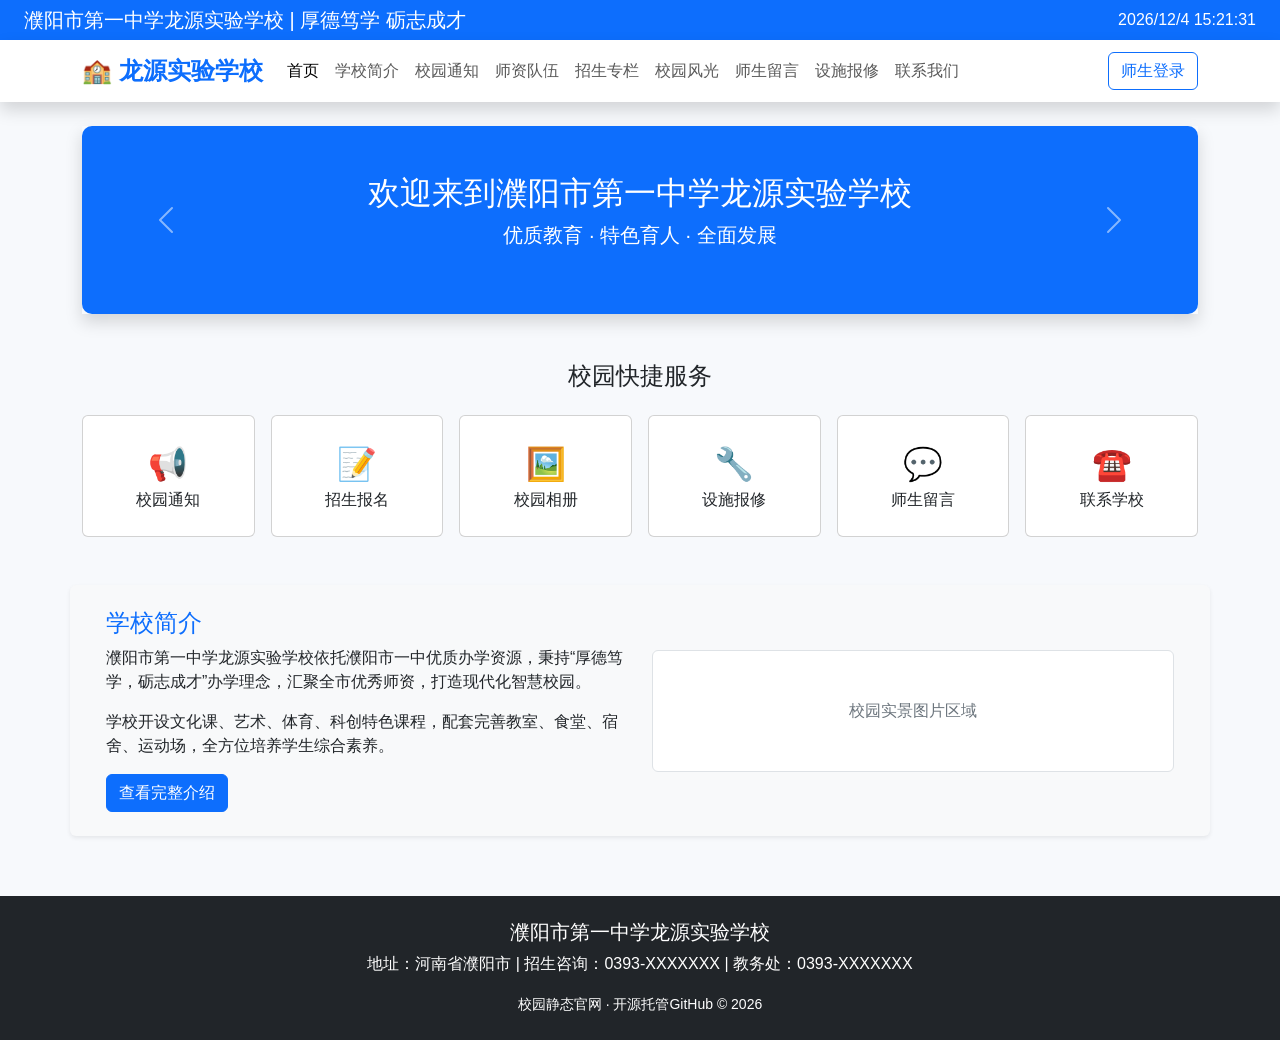
<file: index.html>
<!DOCTYPE html>
<html lang="zh-CN">
<head>
    <meta charset="UTF-8">
    <meta name="viewport" content="width=device-width, initial-scale=1.0">
    <title>濮阳市第一中学龙源实验学校 - 官网</title>
    <link href="https://cdn.jsdelivr.net/npm/bootstrap@5.3.0/dist/css/bootstrap.min.css" rel="stylesheet">
    <link rel="stylesheet" href="assets/css/main.css">
</head>
<body>
<!-- 顶部信息栏 -->
<div class="bg-primary text-white py-2 d-flex justify-content-between align-items-center px-4">
    <h5 class="mb-0">濮阳市第一中学龙源实验学校 | 厚德笃学 砺志成才</h5>
    <span id="topTime"></span>
</div>

<!-- 导航栏 -->
<nav class="navbar navbar-expand-lg navbar-light bg-white shadow sticky-top">
    <div class="container">
        <a class="navbar-brand fw-bold text-primary fs-4" href="index.html">🏫 龙源实验学校</a>
        <button class="navbar-toggler" data-bs-toggle="collapse" data-bs-target="#navMenu">
            <span class="navbar-toggler-icon"></span>
        </button>
        <div class="collapse navbar-collapse" id="navMenu">
            <ul class="navbar-nav me-auto mb-2 mb-lg-0">
                <li class="nav-item"><a class="nav-link active" href="index.html">首页</a></li>
                <li class="nav-item"><a class="nav-link" href="pages/about.html">学校简介</a></li>
                <li class="nav-item"><a class="nav-link" href="pages/notice.html">校园通知</a></li>
                <li class="nav-item"><a class="nav-link" href="pages/teacher.html">师资队伍</a></li>
                <li class="nav-item"><a class="nav-link" href="pages/recruit.html">招生专栏</a></li>
                <li class="nav-item"><a class="nav-link" href="pages/campus-gallery.html">校园风光</a></li>
                <li class="nav-item"><a class="nav-link" href="pages/message.html">师生留言</a></li>
                <li class="nav-item"><a class="nav-link" href="pages/repair.html">设施报修</a></li>
                <li class="nav-item"><a class="nav-link" href="pages/contact.html">联系我们</a></li>
            </ul>
            <a href="pages/login.html" class="btn btn-outline-primary">师生登录</a>
        </div>
    </div>
</nav>

<!-- 轮播横幅 -->
<div class="container mt-4">
    <div id="bannerCarousel" class="carousel slide shadow" data-bs-ride="carousel">
        <div class="carousel-inner">
            <div class="carousel-item active bg-primary text-white py-5 text-center">
                <h2>欢迎来到濮阳市第一中学龙源实验学校</h2>
                <p class="fs-5 mt-2">优质教育 · 特色育人 · 全面发展</p>
            </div>
            <div class="carousel-item bg-success text-white py-5 text-center">
                <h3>2026秋季招生通道已开放，欢迎家长到校咨询</h3>
            </div>
            <div class="carousel-item bg-warning py-5 text-dark text-center">
                <h3>本周五下午召开全校家长会，请家长准时参会</h3>
            </div>
        </div>
        <button class="carousel-control-prev" data-bs-target="#bannerCarousel" data-bs-slide="prev">
            <span class="carousel-control-prev-icon"></span>
        </button>
        <button class="carousel-control-next" data-bs-target="#bannerCarousel" data-bs-slide="next">
            <span class="carousel-control-next-icon"></span>
        </button>
    </div>
</div>

<!-- 快捷服务入口 -->
<div class="container my-5">
    <h4 class="text-center mb-4">校园快捷服务</h4>
    <div class="row g-3">
        <div class="col-4 col-md-3 col-lg-2">
            <a href="pages/notice.html" class="card py-4 text-center text-decoration-none text-dark">
                <div class="fs-2">📢</div>
                <div>校园通知</div>
            </a>
        </div>
        <div class="col-4 col-md-3 col-lg-2">
            <a href="pages/recruit.html" class="card py-4 text-center text-decoration-none text-dark">
                <div class="fs-2">📝</div>
                <div>招生报名</div>
            </a>
        </div>
        <div class="col-4 col-md-3 col-lg-2">
            <a href="pages/campus-gallery.html" class="card py-4 text-center text-decoration-none text-dark">
                <div class="fs-2">🖼️</div>
                <div>校园相册</div>
            </a>
        </div>
        <div class="col-4 col-md-3 col-lg-2">
            <a href="pages/repair.html" class="card py-4 text-center text-decoration-none text-dark">
                <div class="fs-2">🔧</div>
                <div>设施报修</div>
            </a>
        </div>
        <div class="col-4 col-md-3 col-lg-2">
            <a href="pages/message.html" class="card py-4 text-center text-decoration-none text-dark">
                <div class="fs-2">💬</div>
                <div>师生留言</div>
            </a>
        </div>
        <div class="col-4 col-md-3 col-lg-2">
            <a href="pages/contact.html" class="card py-4 text-center text-decoration-none text-dark">
                <div class="fs-2">☎️</div>
                <div>联系学校</div>
            </a>
        </div>
    </div>
</div>

<!-- 学校简介板块 -->
<div class="container my-5">
    <div class="row align-items-center bg-light p-4 rounded shadow-sm">
        <div class="col-md-6">
            <h4 class="text-primary">学校简介</h4>
            <p>濮阳市第一中学龙源实验学校依托濮阳市一中优质办学资源，秉持“厚德笃学，砺志成才”办学理念，汇聚全市优秀师资，打造现代化智慧校园。</p>
            <p>学校开设文化课、艺术、体育、科创特色课程，配套完善教室、食堂、宿舍、运动场，全方位培养学生综合素养。</p>
            <a href="pages/about.html" class="btn btn-primary">查看完整介绍</a>
        </div>
        <div class="col-md-6 text-center">
            <div class="border p-5 rounded bg-white text-secondary">校园实景图片区域</div>
        </div>
    </div>
</div>

<!-- 页脚 -->
<footer class="bg-dark text-white py-4">
    <div class="container text-center">
        <h5>濮阳市第一中学龙源实验学校</h5>
        <p>地址：河南省濮阳市 | 招生咨询：0393-XXXXXXX | 教务处：0393-XXXXXXX</p>
        <small>校园静态官网 · 开源托管GitHub © 2026</small>
    </div>
</footer>

<script src="https://cdn.jsdelivr.net/npm/bootstrap@5.3.0/dist/js/bootstrap.bundle.min.js"></script>
<script src="assets/js/app.js"></script>
</body>
</html>
</file>
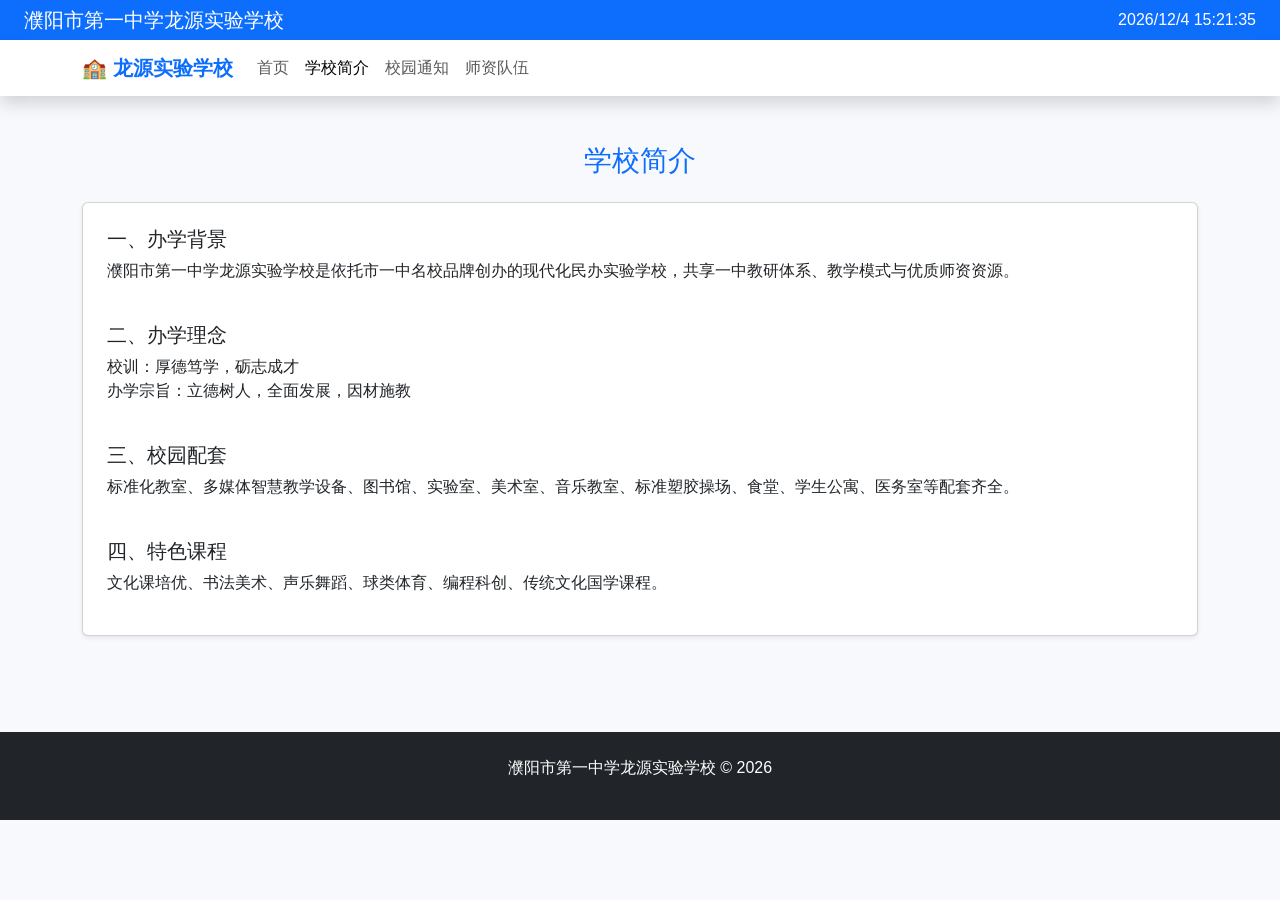
<file: pages/about.html>
<!DOCTYPE html>
<html lang="zh-CN">
<head>
    <meta charset="UTF-8">
    <meta name="viewport" content="width=device-width, initial-scale=1.0">
    <title>学校简介 - 龙源实验学校</title>
    <link href="https://cdn.jsdelivr.net/npm/bootstrap@5.3.0/dist/css/bootstrap.min.css" rel="stylesheet">
    <link rel="stylesheet" href="../assets/css/main.css">
</head>
<body>
<div class="bg-primary text-white py-2 d-flex justify-content-between px-4">
    <h5 class="mb-0">濮阳市第一中学龙源实验学校</h5>
    <span id="topTime"></span>
</div>
<nav class="navbar navbar-expand-lg navbar-light bg-white shadow">
    <div class="container">
        <a class="navbar-brand fw-bold text-primary" href="../index.html">🏫 龙源实验学校</a>
        <div class="collapse navbar-collapse">
            <ul class="navbar-nav">
                <li class="nav-item"><a class="nav-link" href="../index.html">首页</a></li>
                <li class="nav-item"><a class="nav-link active" href="about.html">学校简介</a></li>
                <li class="nav-item"><a class="nav-link" href="notice.html">校园通知</a></li>
                <li class="nav-item"><a class="nav-link" href="teacher.html">师资队伍</a></li>
            </ul>
        </div>
    </div>
</nav>

<div class="container py-5">
    <h3 class="text-center text-primary mb-4">学校简介</h3>
    <div class="card p-4 shadow-sm">
        <h5>一、办学背景</h5>
        <p>濮阳市第一中学龙源实验学校是依托市一中名校品牌创办的现代化民办实验学校，共享一中教研体系、教学模式与优质师资资源。</p>
        <h5 class="mt-4">二、办学理念</h5>
        <p>校训：厚德笃学，砺志成才<br>办学宗旨：立德树人，全面发展，因材施教</p>
        <h5 class="mt-4">三、校园配套</h5>
        <p>标准化教室、多媒体智慧教学设备、图书馆、实验室、美术室、音乐教室、标准塑胶操场、食堂、学生公寓、医务室等配套齐全。</p>
        <h5 class="mt-4">四、特色课程</h5>
        <p>文化课培优、书法美术、声乐舞蹈、球类体育、编程科创、传统文化国学课程。</p>
    </div>
</div>

<footer class="bg-dark text-white py-4 mt-5 text-center">
    <p>濮阳市第一中学龙源实验学校 © 2026</p>
</footer>
<script src="https://cdn.jsdelivr.net/npm/bootstrap@5.3.0/dist/js/bootstrap.bundle.min.js"></script>
<script src="../assets/js/app.js"></script>
</body>
</html>
</file>
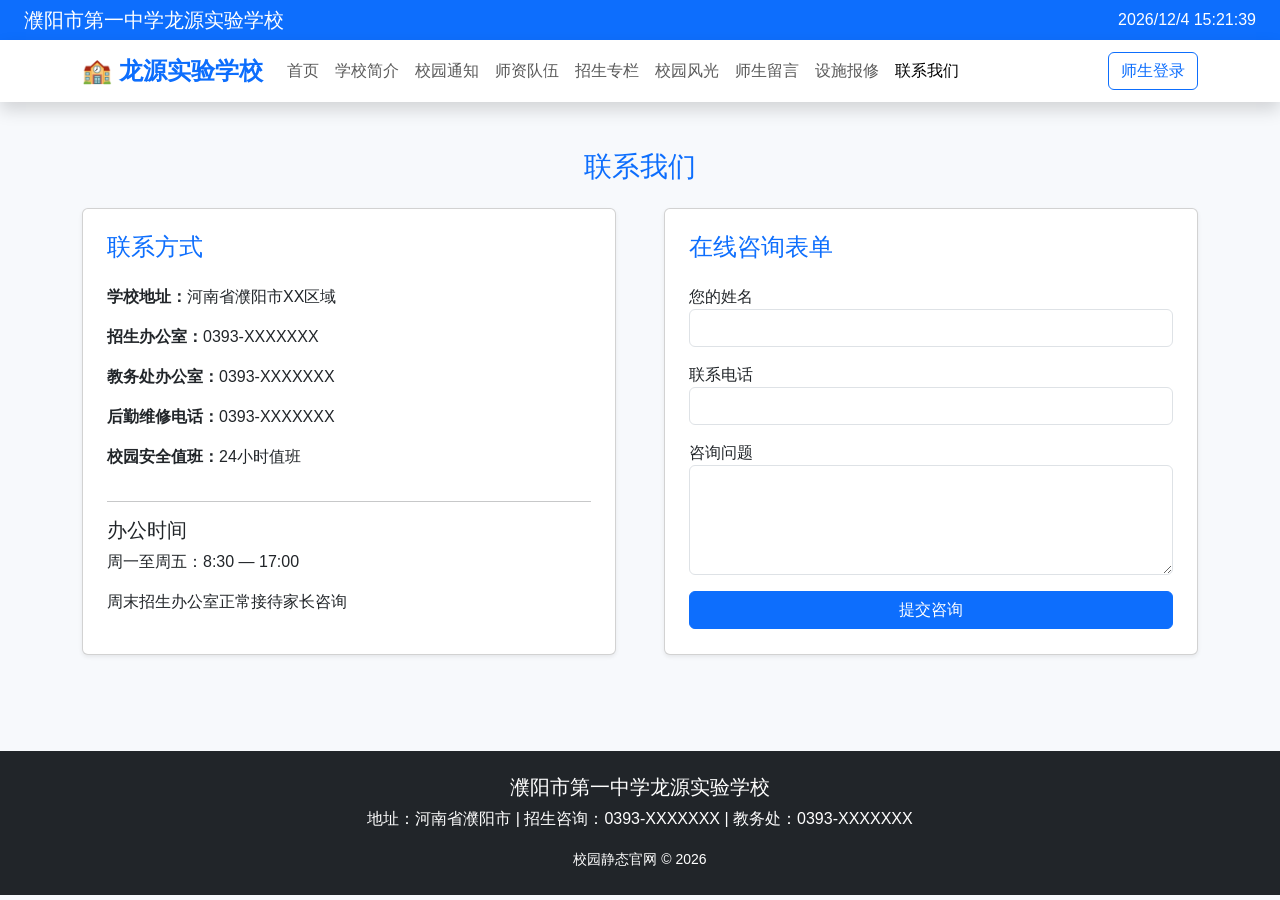
<file: pages/contact.html>
<!DOCTYPE html>
<html lang="zh-CN">
<head>
    <meta charset="UTF-8">
    <meta name="viewport" content="width=device-width, initial-scale=1.0">
    <title>联系我们 - 濮阳市第一中学龙源实验学校</title>
    <link href="https://cdn.jsdelivr.net/npm/bootstrap@5.3.0/dist/css/bootstrap.min.css" rel="stylesheet">
    <link rel="stylesheet" href="../assets/css/main.css">
</head>
<body>
<div class="bg-primary text-white py-2 d-flex justify-content-between align-items-center px-4">
    <h5 class="mb-0">濮阳市第一中学龙源实验学校</h5>
    <span id="topTime"></span>
</div>
<nav class="navbar navbar-expand-lg navbar-light bg-white shadow sticky-top">
    <div class="container">
        <a class="navbar-brand fw-bold text-primary fs-4" href="../index.html">🏫 龙源实验学校</a>
        <button class="navbar-toggler" data-bs-toggle="collapse" data-bs-target="#navMenu">
            <span class="navbar-toggler-icon"></span>
        </button>
        <div class="collapse navbar-collapse" id="navMenu">
            <ul class="navbar-nav me-auto">
                <li class="nav-item"><a class="nav-link" href="../index.html">首页</a></li>
                <li class="nav-item"><a class="nav-link" href="about.html">学校简介</a></li>
                <li class="nav-item"><a class="nav-link" href="notice.html">校园通知</a></li>
                <li class="nav-item"><a class="nav-link" href="teacher.html">师资队伍</a></li>
                <li class="nav-item"><a class="nav-link" href="recruit.html">招生专栏</a></li>
                <li class="nav-item"><a class="nav-link" href="campus-gallery.html">校园风光</a></li>
                <li class="nav-item"><a class="nav-link" href="message.html">师生留言</a></li>
                <li class="nav-item"><a class="nav-link" href="repair.html">设施报修</a></li>
                <li class="nav-item"><a class="nav-link active" href="contact.html">联系我们</a></li>
            </ul>
            <a href="login.html" class="btn btn-outline-primary">师生登录</a>
        </div>
    </div>
</nav>

<div class="container py-5">
    <h3 class="text-center text-primary mb-4">联系我们</h3>
    <div class="row g-5">
        <div class="col-md-6">
            <div class="card p-4 shadow-sm h-100">
                <h4 class="text-primary mb-4">联系方式</h4>
                <p><strong>学校地址：</strong>河南省濮阳市XX区域</p>
                <p><strong>招生办公室：</strong>0393-XXXXXXX</p>
                <p><strong>教务处办公室：</strong>0393-XXXXXXX</p>
                <p><strong>后勤维修电话：</strong>0393-XXXXXXX</p>
                <p><strong>校园安全值班：</strong>24小时值班</p>
                <hr>
                <h5>办公时间</h5>
                <p>周一至周五：8:30 — 17:00</p>
                <p>周末招生办公室正常接待家长咨询</p>
            </div>
        </div>
        <div class="col-md-6">
            <div class="card p-4 shadow-sm h-100">
                <h4 class="text-primary mb-4">在线咨询表单</h4>
                <form id="contactForm">
                    <div class="mb-3">
                        <label>您的姓名</label>
                        <input class="form-control" required>
                    </div>
                    <div class="mb-3">
                        <label>联系电话</label>
                        <input type="tel" class="form-control" required>
                    </div>
                    <div class="mb-3">
                        <label>咨询问题</label>
                        <textarea class="form-control" rows="4" required></textarea>
                    </div>
                    <button class="btn btn-primary w-100">提交咨询</button>
                </form>
            </div>
        </div>
    </div>
</div>

<footer class="bg-dark text-white py-4 mt-5 text-center">
    <h5>濮阳市第一中学龙源实验学校</h5>
    <p>地址：河南省濮阳市 | 招生咨询：0393-XXXXXXX | 教务处：0393-XXXXXXX</p>
    <small>校园静态官网 © 2026</small>
</footer>

<script src="https://cdn.jsdelivr.net/npm/bootstrap@5.3.0/dist/js/bootstrap.bundle.min.js"></script>
<script src="../assets/js/app.js"></script>
<script>
document.getElementById('contactForm').addEventListener('submit',e=>{
    e.preventDefault();
    alert('咨询表单模拟提交成功，静态页面无数据存储');
    e.target.reset();
})
</script>
</body>
</html>
</file>
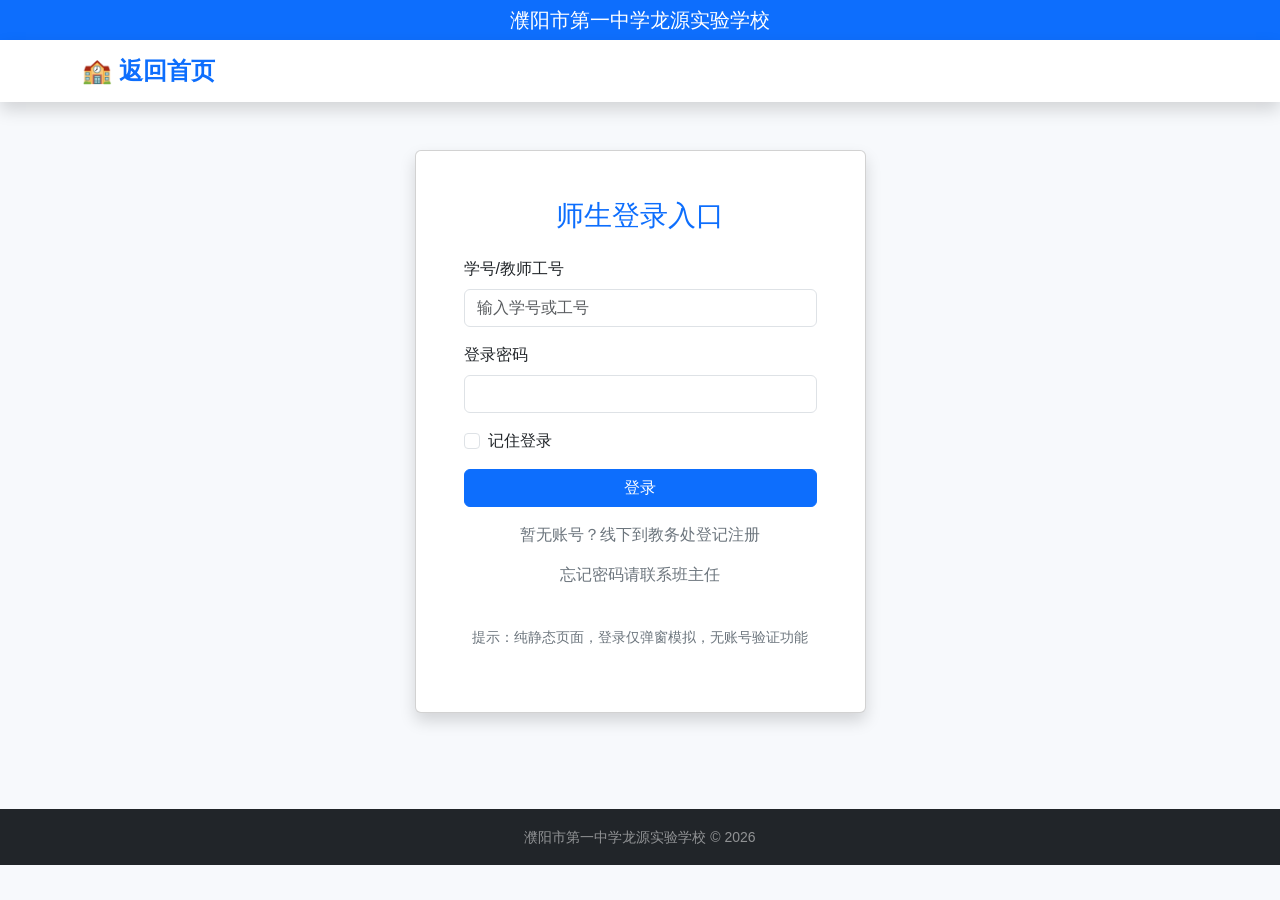
<file: pages/login.html>
<!DOCTYPE html>
<html lang="zh-CN">
<head>
    <meta charset="UTF-8">
    <meta name="viewport" content="width=device-width, initial-scale=1.0">
    <title>师生登录 - 濮阳市第一中学龙源实验学校</title>
    <link href="https://cdn.jsdelivr.net/npm/bootstrap@5.3.0/dist/css/bootstrap.min.css" rel="stylesheet">
    <link rel="stylesheet" href="../assets/css/main.css">
</head>
<body>
<div class="bg-primary text-white py-2 text-center">
    <h5 class="mb-0">濮阳市第一中学龙源实验学校</h5>
</div>
<nav class="navbar navbar-expand-lg navbar-light bg-white shadow">
    <div class="container">
        <a class="navbar-brand fw-bold text-primary fs-4" href="../index.html">🏫 返回首页</a>
    </div>
</nav>

<div class="container py-5">
    <div class="row justify-content-center">
        <div class="col-md-5">
            <div class="card p-5 shadow">
                <h3 class="text-center text-primary mb-4">师生登录入口</h3>
                <form id="loginForm">
                    <div class="mb-3">
                        <label class="form-label">学号/教师工号</label>
                        <input type="text" class="form-control" placeholder="输入学号或工号" required>
                    </div>
                    <div class="mb-3">
                        <label class="form-label">登录密码</label>
                        <input type="password" class="form-control" required>
                    </div>
                    <div class="mb-3 form-check">
                        <input type="checkbox" class="form-check-input" id="remember">
                        <label class="form-check-label" for="remember">记住登录</label>
                    </div>
                    <button type="submit" class="btn btn-primary w-100">登录</button>
                </form>
                <div class="text-center mt-3 text-secondary">
                    <p>暂无账号？线下到教务处登记注册</p>
                    <p>忘记密码请联系班主任</p>
                </div>
                <p class="text-center mt-4 text-secondary small">提示：纯静态页面，登录仅弹窗模拟，无账号验证功能</p>
            </div>
        </div>
    </div>
</div>

<footer class="bg-dark text-white py-3 mt-5 text-center text-white-50">
    <small>濮阳市第一中学龙源实验学校 © 2026</small>
</footer>

<script src="https://cdn.jsdelivr.net/npm/bootstrap@5.3.0/dist/js/bootstrap.bundle.min.js"></script>
<script src="../assets/js/app.js"></script>
<script>
document.getElementById('loginForm').addEventListener('submit',e=>{
    e.preventDefault();
    alert('静态页面仅模拟登录，无后台校验功能');
})
</script>
</body>
</html>
</file>
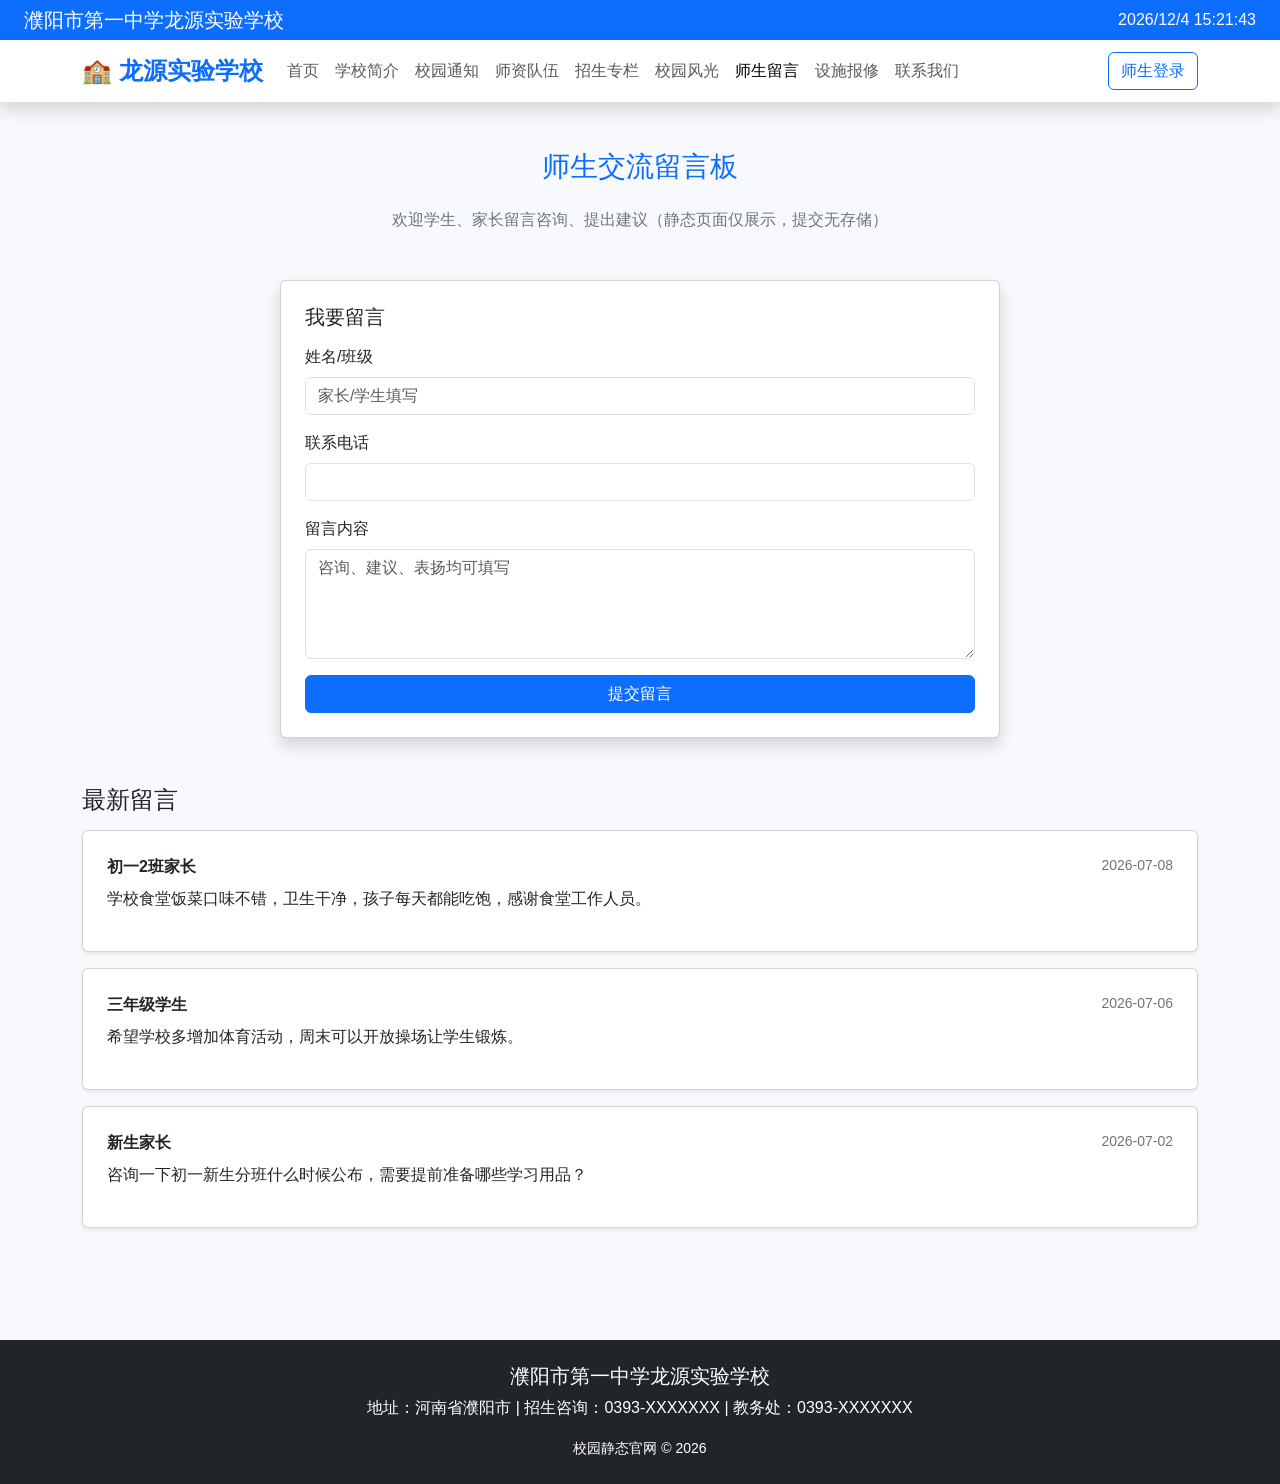
<file: pages/message.html>
<!DOCTYPE html>
<html lang="zh-CN">
<head>
    <meta charset="UTF-8">
    <meta name="viewport" content="width=device-width, initial-scale=1.0">
    <title>师生留言 - 濮阳市第一中学龙源实验学校</title>
    <link href="https://cdn.jsdelivr.net/npm/bootstrap@5.3.0/dist/css/bootstrap.min.css" rel="stylesheet">
    <link rel="stylesheet" href="../assets/css/main.css">
</head>
<body>
<div class="bg-primary text-white py-2 d-flex justify-content-between align-items-center px-4">
    <h5 class="mb-0">濮阳市第一中学龙源实验学校</h5>
    <span id="topTime"></span>
</div>
<nav class="navbar navbar-expand-lg navbar-light bg-white shadow sticky-top">
    <div class="container">
        <a class="navbar-brand fw-bold text-primary fs-4" href="../index.html">🏫 龙源实验学校</a>
        <button class="navbar-toggler" data-bs-toggle="collapse" data-bs-target="#navMenu">
            <span class="navbar-toggler-icon"></span>
        </button>
        <div class="collapse navbar-collapse" id="navMenu">
            <ul class="navbar-nav me-auto">
                <li class="nav-item"><a class="nav-link" href="../index.html">首页</a></li>
                <li class="nav-item"><a class="nav-link" href="about.html">学校简介</a></li>
                <li class="nav-item"><a class="nav-link" href="notice.html">校园通知</a></li>
                <li class="nav-item"><a class="nav-link" href="teacher.html">师资队伍</a></li>
                <li class="nav-item"><a class="nav-link" href="recruit.html">招生专栏</a></li>
                <li class="nav-item"><a class="nav-link" href="campus-gallery.html">校园风光</a></li>
                <li class="nav-item"><a class="nav-link active" href="message.html">师生留言</a></li>
                <li class="nav-item"><a class="nav-link" href="repair.html">设施报修</a></li>
                <li class="nav-item"><a class="nav-link" href="contact.html">联系我们</a></li>
            </ul>
            <a href="login.html" class="btn btn-outline-primary">师生登录</a>
        </div>
    </div>
</nav>

<div class="container py-5">
    <h3 class="text-center text-primary mb-4">师生交流留言板</h3>
    <p class="text-center text-secondary mb-5">欢迎学生、家长留言咨询、提出建议（静态页面仅展示，提交无存储）</p>

    <!-- 留言提交表单 -->
    <div class="form-box card p-4 shadow mb-5">
        <h5 class="mb-3">我要留言</h5>
        <form id="msgForm">
            <div class="mb-3">
                <label class="form-label">姓名/班级</label>
                <input type="text" class="form-control" placeholder="家长/学生填写" required>
            </div>
            <div class="mb-3">
                <label class="form-label">联系电话</label>
                <input type="tel" class="form-control">
            </div>
            <div class="mb-3">
                <label class="form-label">留言内容</label>
                <textarea class="form-control" rows="4" placeholder="咨询、建议、表扬均可填写" required></textarea>
            </div>
            <button class="btn btn-primary w-100">提交留言</button>
        </form>
    </div>

    <!-- 历史留言展示 -->
    <h4 class="mb-3">最新留言</h4>
    <div class="card p-4 mb-3 shadow-sm">
        <div class="d-flex justify-content-between">
            <span class="fw-bold">初一2班家长</span>
            <span class="text-secondary small">2026-07-08</span>
        </div>
        <p class="mt-2">学校食堂饭菜口味不错，卫生干净，孩子每天都能吃饱，感谢食堂工作人员。</p>
    </div>
    <div class="card p-4 mb-3 shadow-sm">
        <div class="d-flex justify-content-between">
            <span class="fw-bold">三年级学生</span>
            <span class="text-secondary small">2026-07-06</span>
        </div>
        <p class="mt-2">希望学校多增加体育活动，周末可以开放操场让学生锻炼。</p>
    </div>
    <div class="card p-4 mb-3 shadow-sm">
        <div class="d-flex justify-content-between">
            <span class="fw-bold">新生家长</span>
            <span class="text-secondary small">2026-07-02</span>
        </div>
        <p class="mt-2">咨询一下初一新生分班什么时候公布，需要提前准备哪些学习用品？</p>
    </div>
</div>

<footer class="bg-dark text-white py-4 mt-5 text-center">
    <h5>濮阳市第一中学龙源实验学校</h5>
    <p>地址：河南省濮阳市 | 招生咨询：0393-XXXXXXX | 教务处：0393-XXXXXXX</p>
    <small>校园静态官网 © 2026</small>
</footer>

<script src="https://cdn.jsdelivr.net/npm/bootstrap@5.3.0/dist/js/bootstrap.bundle.min.js"></script>
<script src="../assets/js/app.js"></script>
<script>
// 留言表单模拟提交
document.getElementById('msgForm').addEventListener('submit',e=>{
    e.preventDefault();
    alert('留言模拟提交成功！静态页面无法保存数据');
    e.target.reset();
})
</script>
</body>
</html>
</file>
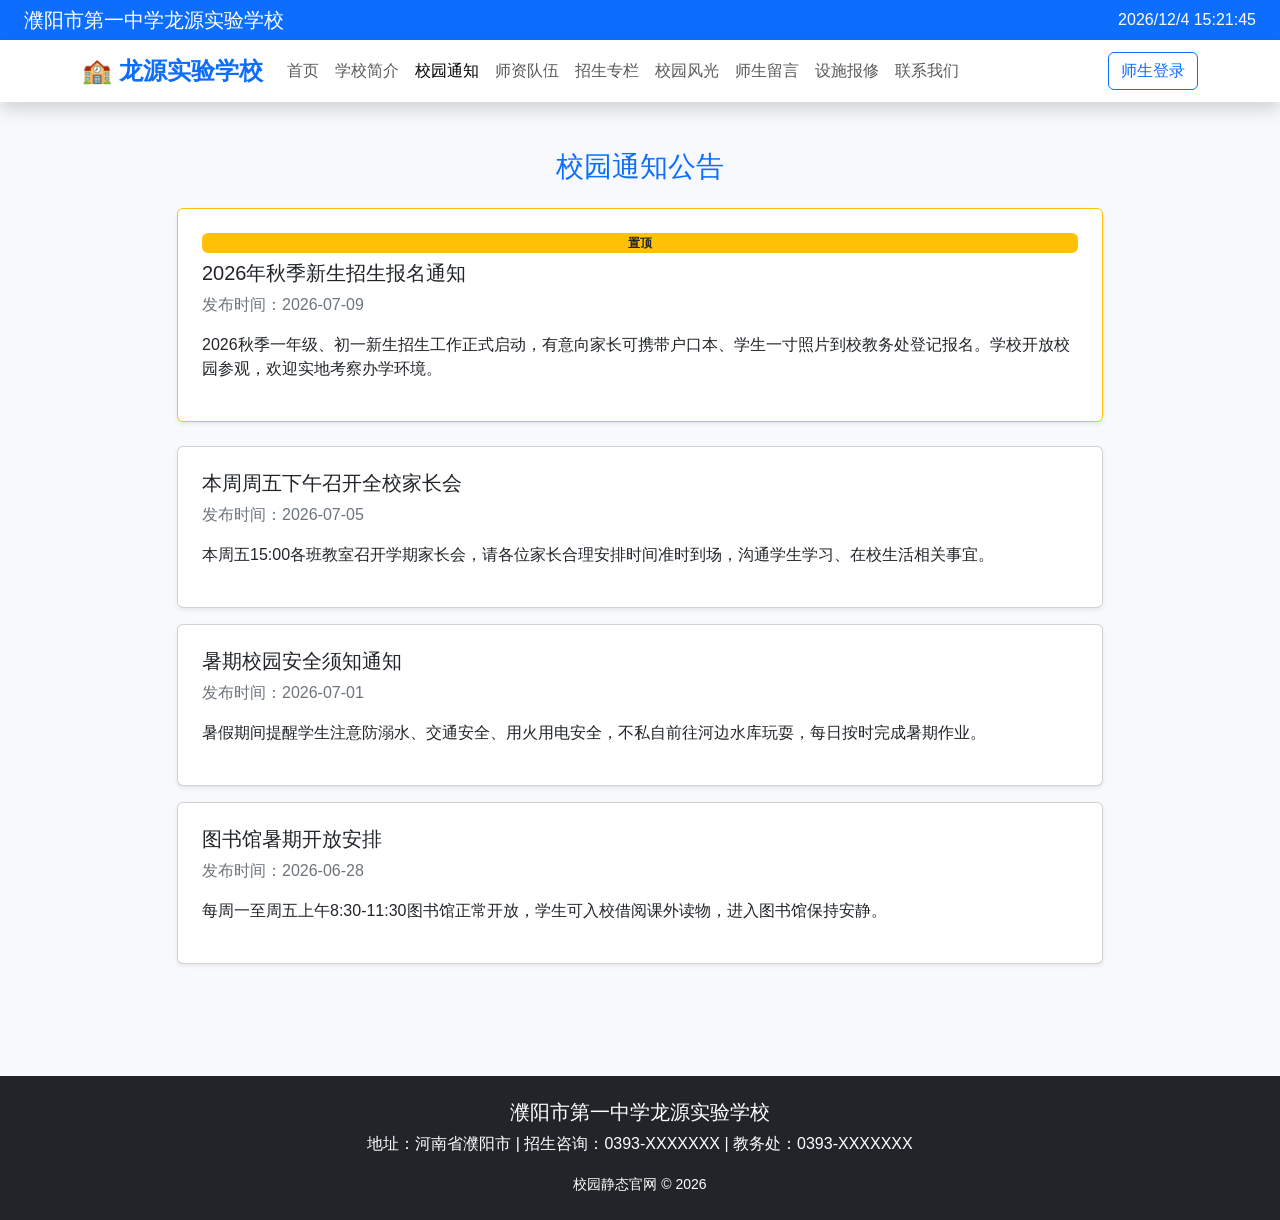
<file: pages/notice.html>
<!DOCTYPE html>
<html lang="zh-CN">
<head>
    <meta charset="UTF-8">
    <meta name="viewport" content="width=device-width, initial-scale=1.0">
    <title>校园通知 - 濮阳市第一中学龙源实验学校</title>
    <link href="https://cdn.jsdelivr.net/npm/bootstrap@5.3.0/dist/css/bootstrap.min.css" rel="stylesheet">
    <link rel="stylesheet" href="../assets/css/main.css">
</head>
<body>
<div class="bg-primary text-white py-2 d-flex justify-content-between align-items-center px-4">
    <h5 class="mb-0">濮阳市第一中学龙源实验学校</h5>
    <span id="topTime"></span>
</div>
<nav class="navbar navbar-expand-lg navbar-light bg-white shadow sticky-top">
    <div class="container">
        <a class="navbar-brand fw-bold text-primary fs-4" href="../index.html">🏫 龙源实验学校</a>
        <button class="navbar-toggler" data-bs-toggle="collapse" data-bs-target="#navMenu">
            <span class="navbar-toggler-icon"></span>
        </button>
        <div class="collapse navbar-collapse" id="navMenu">
            <ul class="navbar-nav me-auto">
                <li class="nav-item"><a class="nav-link" href="../index.html">首页</a></li>
                <li class="nav-item"><a class="nav-link" href="about.html">学校简介</a></li>
                <li class="nav-item"><a class="nav-link active" href="notice.html">校园通知</a></li>
                <li class="nav-item"><a class="nav-link" href="teacher.html">师资队伍</a></li>
                <li class="nav-item"><a class="nav-link" href="recruit.html">招生专栏</a></li>
                <li class="nav-item"><a class="nav-link" href="campus-gallery.html">校园风光</a></li>
                <li class="nav-item"><a class="nav-link" href="message.html">师生留言</a></li>
                <li class="nav-item"><a class="nav-link" href="repair.html">设施报修</a></li>
                <li class="nav-item"><a class="nav-link" href="contact.html">联系我们</a></li>
            </ul>
            <a href="login.html" class="btn btn-outline-primary">师生登录</a>
        </div>
    </div>
</nav>

<div class="container py-5">
    <h3 class="text-center text-primary mb-4">校园通知公告</h3>
    <div class="row">
        <div class="col-lg-10 m-auto">
            <!-- 置顶公告 -->
            <div class="card p-4 mb-4 border-warning shadow-sm">
                <span class="badge bg-warning text-dark mb-2">置顶</span>
                <h5>2026年秋季新生招生报名通知</h5>
                <p class="text-secondary">发布时间：2026-07-09</p>
                <p>2026秋季一年级、初一新生招生工作正式启动，有意向家长可携带户口本、学生一寸照片到校教务处登记报名。学校开放校园参观，欢迎实地考察办学环境。</p>
            </div>
            <!-- 普通公告列表 -->
            <div class="card p-4 mb-3 shadow-sm">
                <h5>本周周五下午召开全校家长会</h5>
                <p class="text-secondary">发布时间：2026-07-05</p>
                <p>本周五15:00各班教室召开学期家长会，请各位家长合理安排时间准时到场，沟通学生学习、在校生活相关事宜。</p>
            </div>
            <div class="card p-4 mb-3 shadow-sm">
                <h5>暑期校园安全须知通知</h5>
                <p class="text-secondary">发布时间：2026-07-01</p>
                <p>暑假期间提醒学生注意防溺水、交通安全、用火用电安全，不私自前往河边水库玩耍，每日按时完成暑期作业。</p>
            </div>
            <div class="card p-4 mb-3 shadow-sm">
                <h5>图书馆暑期开放安排</h5>
                <p class="text-secondary">发布时间：2026-06-28</p>
                <p>每周一至周五上午8:30-11:30图书馆正常开放，学生可入校借阅课外读物，进入图书馆保持安静。</p>
            </div>
        </div>
    </div>
</div>

<footer class="bg-dark text-white py-4 mt-5 text-center">
    <h5>濮阳市第一中学龙源实验学校</h5>
    <p>地址：河南省濮阳市 | 招生咨询：0393-XXXXXXX | 教务处：0393-XXXXXXX</p>
    <small>校园静态官网 © 2026</small>
</footer>

<script src="https://cdn.jsdelivr.net/npm/bootstrap@5.3.0/dist/js/bootstrap.bundle.min.js"></script>
<script src="../assets/js/app.js"></script>
</body>
</html>
</file>
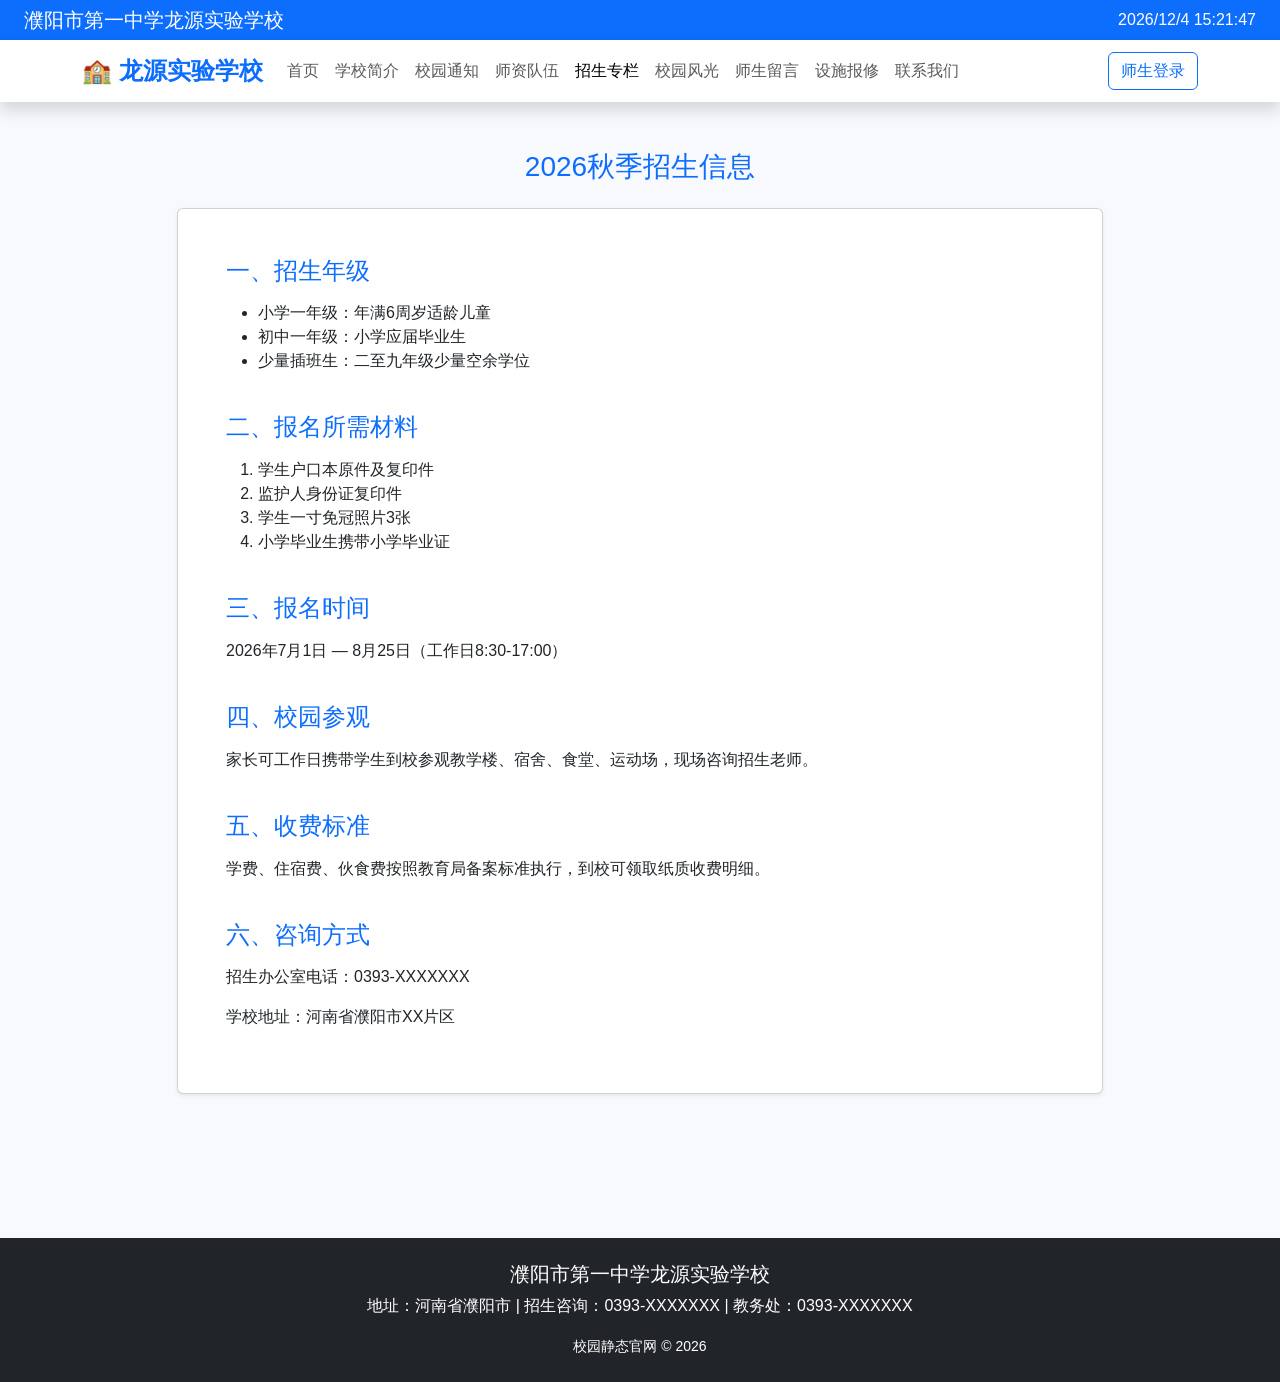
<file: pages/recruit.html>
<!DOCTYPE html>
<html lang="zh-CN">
<head>
    <meta charset="UTF-8">
    <meta name="viewport" content="width=device-width, initial-scale=1.0">
    <title>招生专栏 - 濮阳市第一中学龙源实验学校</title>
    <link href="https://cdn.jsdelivr.net/npm/bootstrap@5.3.0/dist/css/bootstrap.min.css" rel="stylesheet">
    <link rel="stylesheet" href="../assets/css/main.css">
</head>
<body>
<div class="bg-primary text-white py-2 d-flex justify-content-between align-items-center px-4">
    <h5 class="mb-0">濮阳市第一中学龙源实验学校</h5>
    <span id="topTime"></span>
</div>
<nav class="navbar navbar-expand-lg navbar-light bg-white shadow sticky-top">
    <div class="container">
        <a class="navbar-brand fw-bold text-primary fs-4" href="../index.html">🏫 龙源实验学校</a>
        <button class="navbar-toggler" data-bs-toggle="collapse" data-bs-target="#navMenu">
            <span class="navbar-toggler-icon"></span>
        </button>
        <div class="collapse navbar-collapse" id="navMenu">
            <ul class="navbar-nav me-auto">
                <li class="nav-item"><a class="nav-link" href="../index.html">首页</a></li>
                <li class="nav-item"><a class="nav-link" href="about.html">学校简介</a></li>
                <li class="nav-item"><a class="nav-link" href="notice.html">校园通知</a></li>
                <li class="nav-item"><a class="nav-link" href="teacher.html">师资队伍</a></li>
                <li class="nav-item"><a class="nav-link active" href="recruit.html">招生专栏</a></li>
                <li class="nav-item"><a class="nav-link" href="campus-gallery.html">校园风光</a></li>
                <li class="nav-item"><a class="nav-link" href="message.html">师生留言</a></li>
                <li class="nav-item"><a class="nav-link" href="repair.html">设施报修</a></li>
                <li class="nav-item"><a class="nav-link" href="contact.html">联系我们</a></li>
            </ul>
            <a href="login.html" class="btn btn-outline-primary">师生登录</a>
        </div>
    </div>
</nav>

<div class="container py-5">
    <h3 class="text-center text-primary mb-4">2026秋季招生信息</h3>
    <div class="row">
        <div class="col-lg-10 m-auto">
            <div class="card p-5 shadow-sm mb-5">
                <h4 class="text-primary mb-3">一、招生年级</h4>
                <ul>
                    <li>小学一年级：年满6周岁适龄儿童</li>
                    <li>初中一年级：小学应届毕业生</li>
                    <li>少量插班生：二至九年级少量空余学位</li>
                </ul>
                <h4 class="text-primary mt-4 mb-3">二、报名所需材料</h4>
                <ol>
                    <li>学生户口本原件及复印件</li>
                    <li>监护人身份证复印件</li>
                    <li>学生一寸免冠照片3张</li>
                    <li>小学毕业生携带小学毕业证</li>
                </ol>
                <h4 class="text-primary mt-4 mb-3">三、报名时间</h4>
                <p>2026年7月1日 — 8月25日（工作日8:30-17:00）</p>
                <h4 class="text-primary mt-4 mb-3">四、校园参观</h4>
                <p>家长可工作日携带学生到校参观教学楼、宿舍、食堂、运动场，现场咨询招生老师。</p>
                <h4 class="text-primary mt-4 mb-3">五、收费标准</h4>
                <p>学费、住宿费、伙食费按照教育局备案标准执行，到校可领取纸质收费明细。</p>
                <h4 class="text-primary mt-4 mb-3">六、咨询方式</h4>
                <p>招生办公室电话：0393-XXXXXXX</p>
                <p>学校地址：河南省濮阳市XX片区</p>
            </div>
        </div>
    </div>
</div>

<footer class="bg-dark text-white py-4 mt-5 text-center">
    <h5>濮阳市第一中学龙源实验学校</h5>
    <p>地址：河南省濮阳市 | 招生咨询：0393-XXXXXXX | 教务处：0393-XXXXXXX</p>
    <small>校园静态官网 © 2026</small>
</footer>

<script src="https://cdn.jsdelivr.net/npm/bootstrap@5.3.0/dist/js/bootstrap.bundle.min.js"></script>
<script src="../assets/js/app.js"></script>
</body>
</html>
</file>
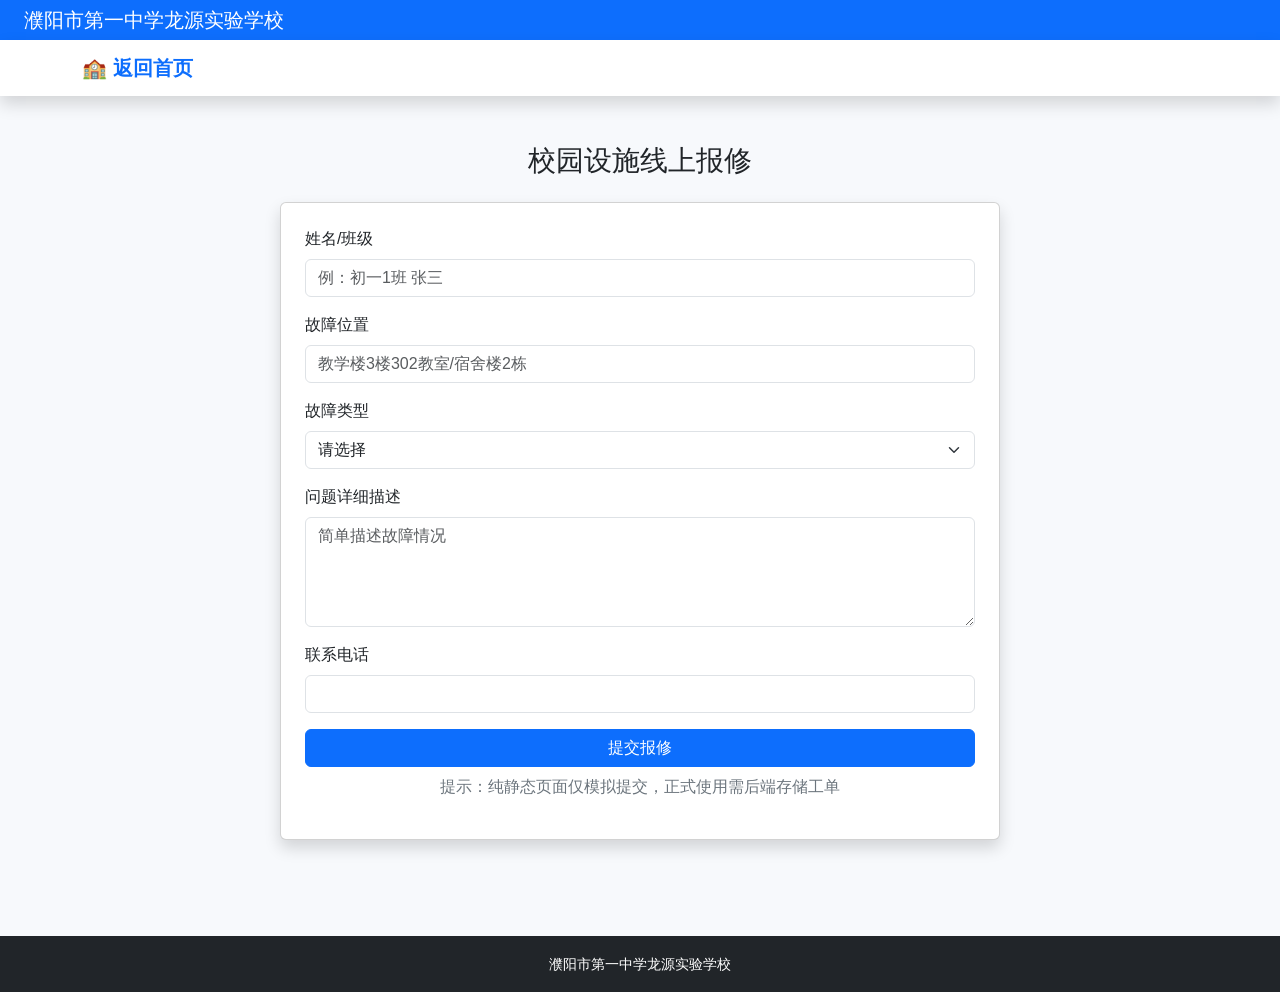
<file: pages/repair.html>
<!DOCTYPE html>
<html lang="zh-CN">
<head>
    <meta charset="UTF-8">
    <meta name="viewport" content="width=device-width, initial-scale=1.0">
    <title>设施报修 - 龙源实验学校</title>
    <link href="https://cdn.jsdelivr.net/npm/bootstrap@5.3.0/dist/css/bootstrap.min.css" rel="stylesheet">
    <link rel="stylesheet" href="../assets/css/main.css">
</head>
<body>
<div class="bg-primary text-white py-2 px-4">
    <h5 class="mb-0">濮阳市第一中学龙源实验学校</h5>
</div>
<nav class="navbar navbar-expand-lg navbar-light bg-white shadow">
    <div class="container">
        <a class="navbar-brand text-primary fw-bold" href="../index.html">🏫 返回首页</a>
    </div>
</nav>

<div class="container py-5">
    <h3 class="text-center mb-4">校园设施线上报修</h3>
    <div class="form-box card p-4 shadow">
        <form id="repairForm">
            <div class="mb-3">
                <label class="form-label">姓名/班级</label>
                <input type="text" class="form-control" placeholder="例：初一1班 张三" required>
            </div>
            <div class="mb-3">
                <label class="form-label">故障位置</label>
                <input type="text" class="form-control" placeholder="教学楼3楼302教室/宿舍楼2栋" required>
            </div>
            <div class="mb-3">
                <label class="form-label">故障类型</label>
                <select class="form-select" required>
                    <option value="">请选择</option>
                    <option>电灯/电路损坏</option>
                    <option>门窗桌椅损坏</option>
                    <option>水龙头/下水道堵塞</option>
                    <option>多媒体设备故障</option>
                    <option>空调风扇故障</option>
                    <option>卫生间设施</option>
                    <option>其他</option>
                </select>
            </div>
            <div class="mb-3">
                <label class="form-label">问题详细描述</label>
                <textarea class="form-control" rows="4" required placeholder="简单描述故障情况"></textarea>
            </div>
            <div class="mb-3">
                <label class="form-label">联系电话</label>
                <input type="tel" class="form-control" required>
            </div>
            <button type="submit" class="btn btn-primary w-100">提交报修</button>
            <p class="text-secondary mt-2 text-center">提示：纯静态页面仅模拟提交，正式使用需后端存储工单</p>
        </form>
    </div>
</div>

<footer class="bg-dark text-white py-3 mt-5 text-center">
    <small>濮阳市第一中学龙源实验学校</small>
</footer>
<script src="https://cdn.jsdelivr.net/npm/bootstrap@5.3.0/dist/js/bootstrap.bundle.min.js"></script>
<script src="../assets/js/app.js"></script>
</body>
</html>
</file>
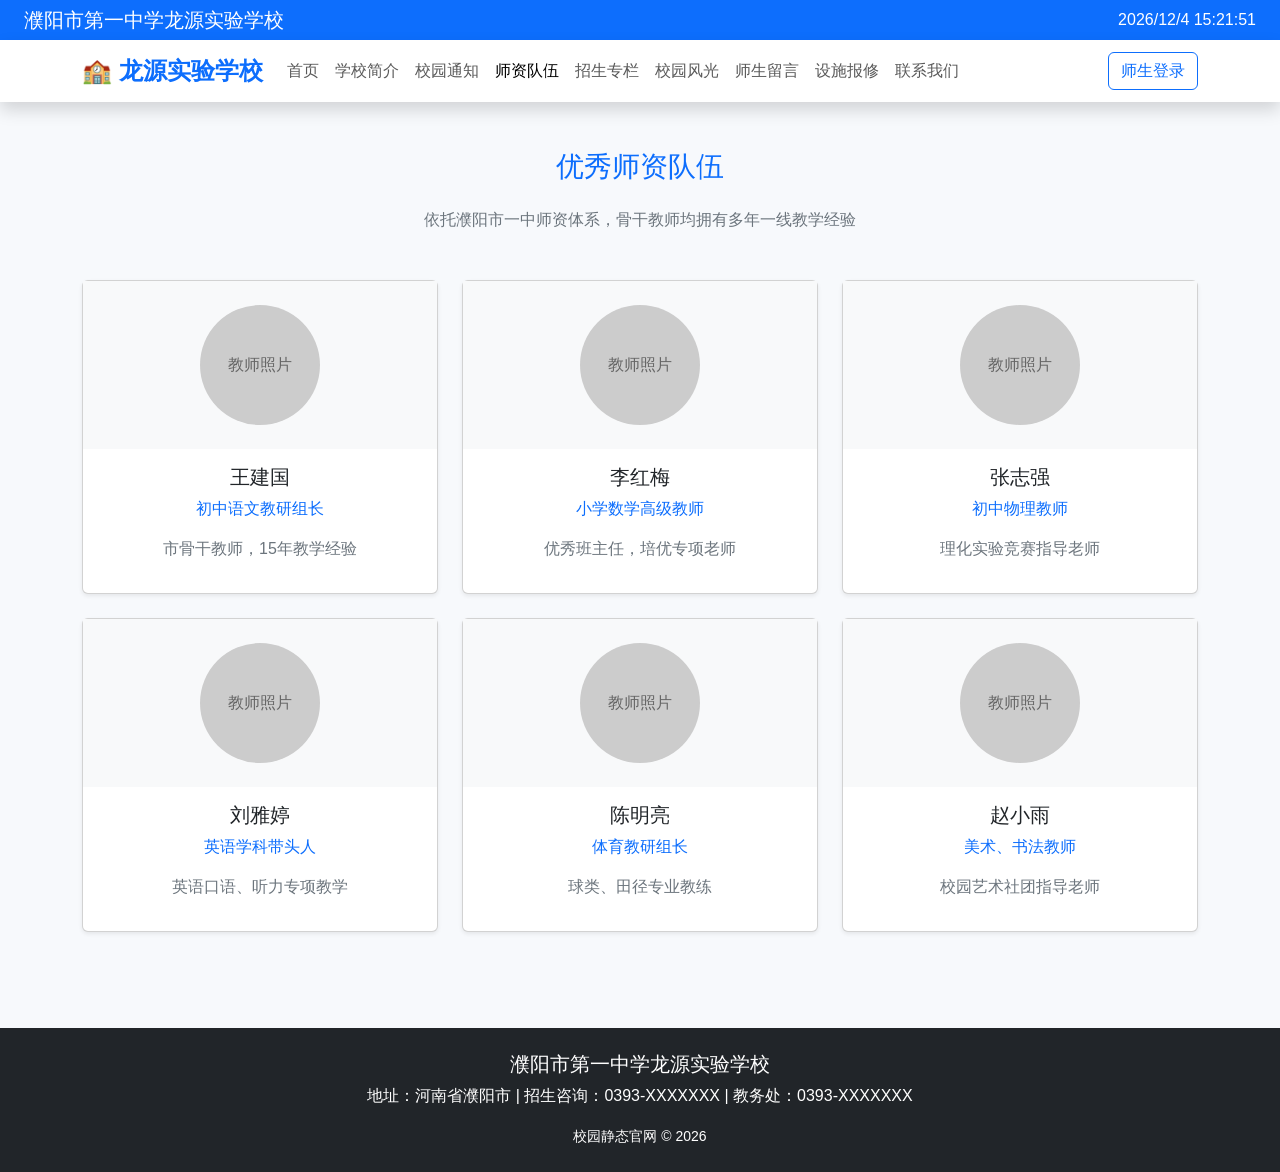
<file: pages/teacher.html>
<!DOCTYPE html>
<html lang="zh-CN">
<head>
    <meta charset="UTF-8">
    <meta name="viewport" content="width=device-width, initial-scale=1.0">
    <title>师资队伍 - 濮阳市第一中学龙源实验学校</title>
    <link href="https://cdn.jsdelivr.net/npm/bootstrap@5.3.0/dist/css/bootstrap.min.css" rel="stylesheet">
    <link rel="stylesheet" href="../assets/css/main.css">
</head>
<body>
<div class="bg-primary text-white py-2 d-flex justify-content-between align-items-center px-4">
    <h5 class="mb-0">濮阳市第一中学龙源实验学校</h5>
    <span id="topTime"></span>
</div>
<nav class="navbar navbar-expand-lg navbar-light bg-white shadow sticky-top">
    <div class="container">
        <a class="navbar-brand fw-bold text-primary fs-4" href="../index.html">🏫 龙源实验学校</a>
        <button class="navbar-toggler" data-bs-toggle="collapse" data-bs-target="#navMenu">
            <span class="navbar-toggler-icon"></span>
        </button>
        <div class="collapse navbar-collapse" id="navMenu">
            <ul class="navbar-nav me-auto">
                <li class="nav-item"><a class="nav-link" href="../index.html">首页</a></li>
                <li class="nav-item"><a class="nav-link" href="about.html">学校简介</a></li>
                <li class="nav-item"><a class="nav-link" href="notice.html">校园通知</a></li>
                <li class="nav-item"><a class="nav-link active" href="teacher.html">师资队伍</a></li>
                <li class="nav-item"><a class="nav-link" href="recruit.html">招生专栏</a></li>
                <li class="nav-item"><a class="nav-link" href="campus-gallery.html">校园风光</a></li>
                <li class="nav-item"><a class="nav-link" href="message.html">师生留言</a></li>
                <li class="nav-item"><a class="nav-link" href="repair.html">设施报修</a></li>
                <li class="nav-item"><a class="nav-link" href="contact.html">联系我们</a></li>
            </ul>
            <a href="login.html" class="btn btn-outline-primary">师生登录</a>
        </div>
    </div>
</nav>

<div class="container py-5">
    <h3 class="text-center text-primary mb-4">优秀师资队伍</h3>
    <p class="text-center text-secondary mb-5">依托濮阳市一中师资体系，骨干教师均拥有多年一线教学经验</p>
    <div class="row g-4">
        <!-- 教师卡片1 -->
        <div class="col-md-4 col-sm-6">
            <div class="card shadow-sm text-center">
                <div class="p-4 bg-light">
                    <div style="width:120px;height:120px;margin:0 auto;border-radius:50%;background:#ccc;display:flex;align-items:center;justify-content:center;color:#666">教师照片</div>
                </div>
                <div class="p-3">
                    <h5>王建国</h5>
                    <p class="text-primary">初中语文教研组长</p>
                    <p class="text-secondary">市骨干教师，15年教学经验</p>
                </div>
            </div>
        </div>
        <!-- 教师卡片2 -->
        <div class="col-md-4 col-sm-6">
            <div class="card shadow-sm text-center">
                <div class="p-4 bg-light">
                    <div style="width:120px;height:120px;margin:0 auto;border-radius:50%;background:#ccc;display:flex;align-items:center;justify-content:center;color:#666">教师照片</div>
                </div>
                <div class="p-3">
                    <h5>李红梅</h5>
                    <p class="text-primary">小学数学高级教师</p>
                    <p class="text-secondary">优秀班主任，培优专项老师</p>
                </div>
            </div>
        </div>
        <!-- 教师卡片3 -->
        <div class="col-md-4 col-sm-6">
            <div class="card shadow-sm text-center">
                <div class="p-4 bg-light">
                    <div style="width:120px;height:120px;margin:0 auto;border-radius:50%;background:#ccc;display:flex;align-items:center;justify-content:center;color:#666">教师照片</div>
                </div>
                <div class="p-3">
                    <h5>张志强</h5>
                    <p class="text-primary">初中物理教师</p>
                    <p class="text-secondary">理化实验竞赛指导老师</p>
                </div>
            </div>
        </div>
        <!-- 教师卡片4 -->
        <div class="col-md-4 col-sm-6">
            <div class="card shadow-sm text-center">
                <div class="p-4 bg-light">
                    <div style="width:120px;height:120px;margin:0 auto;border-radius:50%;background:#ccc;display:flex;align-items:center;justify-content:center;color:#666">教师照片</div>
                </div>
                <div class="p-3">
                    <h5>刘雅婷</h5>
                    <p class="text-primary">英语学科带头人</p>
                    <p class="text-secondary">英语口语、听力专项教学</p>
                </div>
            </div>
        </div>
        <!-- 教师卡片5 -->
        <div class="col-md-4 col-sm-6">
            <div class="card shadow-sm text-center">
                <div class="p-4 bg-light">
                    <div style="width:120px;height:120px;margin:0 auto;border-radius:50%;background:#ccc;display:flex;align-items:center;justify-content:center;color:#666">教师照片</div>
                </div>
                <div class="p-3">
                    <h5>陈明亮</h5>
                    <p class="text-primary">体育教研组长</p>
                    <p class="text-secondary">球类、田径专业教练</p>
                </div>
            </div>
        </div>
        <!-- 教师卡片6 -->
        <div class="col-md-4 col-sm-6">
            <div class="card shadow-sm text-center">
                <div class="p-4 bg-light">
                    <div style="width:120px;height:120px;margin:0 auto;border-radius:50%;background:#ccc;display:flex;align-items:center;justify-content:center;color:#666">教师照片</div>
                </div>
                <div class="p-3">
                    <h5>赵小雨</h5>
                    <p class="text-primary">美术、书法教师</p>
                    <p class="text-secondary">校园艺术社团指导老师</p>
                </div>
            </div>
        </div>
    </div>
</div>

<footer class="bg-dark text-white py-4 mt-5 text-center">
    <h5>濮阳市第一中学龙源实验学校</h5>
    <p>地址：河南省濮阳市 | 招生咨询：0393-XXXXXXX | 教务处：0393-XXXXXXX</p>
    <small>校园静态官网 © 2026</small>
</footer>

<script src="https://cdn.jsdelivr.net/npm/bootstrap@5.3.0/dist/js/bootstrap.bundle.min.js"></script>
<script src="../assets/js/app.js"></script>
</body>
</html>
</file>
<file: assets/css/main.css>
* {
    box-sizing: border-box;
}
body {
    background-color: #f7f9fc;
    font-family: "Microsoft Yahei", SimHei, sans-serif;
}
.card {
    transition: 0.25s all ease;
}
.card:hover {
    transform: translateY(-5px);
    box-shadow: 0 6px 16px rgba(0,50,150,0.12);
}
.carousel-item {
    border-radius: 10px;
}
.form-box {
    max-width: 720px;
    margin: 0 auto;
}
footer {
    margin-top: 60px;
}
</file>
